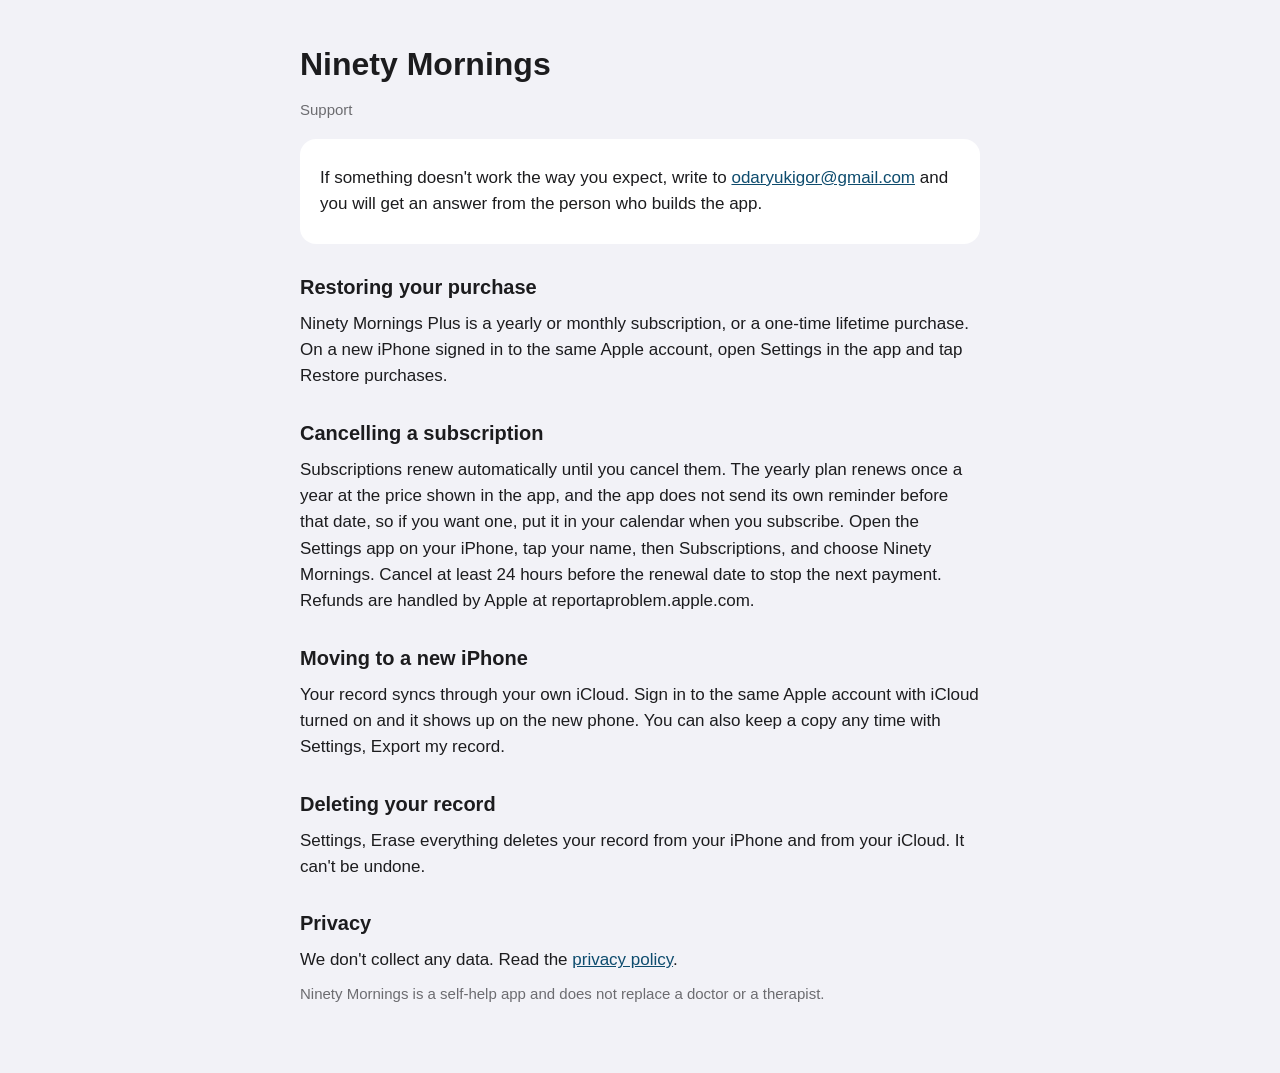
<file: index.html>
<!doctype html><html lang="en"><head><meta charset="utf-8"><meta name="viewport" content="width=device-width,initial-scale=1">
<title>Ninety Mornings Support</title><link rel="stylesheet" href="style.css"></head><body><main>
<h1>Ninety Mornings</h1>
<p class="muted">Support</p>
<div class="card">
<p>If something doesn't work the way you expect, write to <a href="mailto:odaryukigor@gmail.com">odaryukigor@gmail.com</a> and you will get an answer from the person who builds the app.</p>
</div>
<h2>Restoring your purchase</h2>
<p>Ninety Mornings Plus is a yearly or monthly subscription, or a one-time lifetime purchase. On a new iPhone signed in to the same Apple account, open Settings in the app and tap Restore purchases.</p>
<h2>Cancelling a subscription</h2>
<p>Subscriptions renew automatically until you cancel them. The yearly plan renews once a year at the price shown in the app, and the app does not send its own reminder before that date, so if you want one, put it in your calendar when you subscribe. Open the Settings app on your iPhone, tap your name, then Subscriptions, and choose Ninety Mornings. Cancel at least 24 hours before the renewal date to stop the next payment. Refunds are handled by Apple at reportaproblem.apple.com.</p>
<h2>Moving to a new iPhone</h2>
<p>Your record syncs through your own iCloud. Sign in to the same Apple account with iCloud turned on and it shows up on the new phone. You can also keep a copy any time with Settings, Export my record.</p>
<h2>Deleting your record</h2>
<p>Settings, Erase everything deletes your record from your iPhone and from your iCloud. It can't be undone.</p>
<h2>Privacy</h2>
<p>We don't collect any data. Read the <a href="privacy.html">privacy policy</a>.</p>
<p class="muted">Ninety Mornings is a self-help app and does not replace a doctor or a therapist.</p>
</main></body></html>
</file>
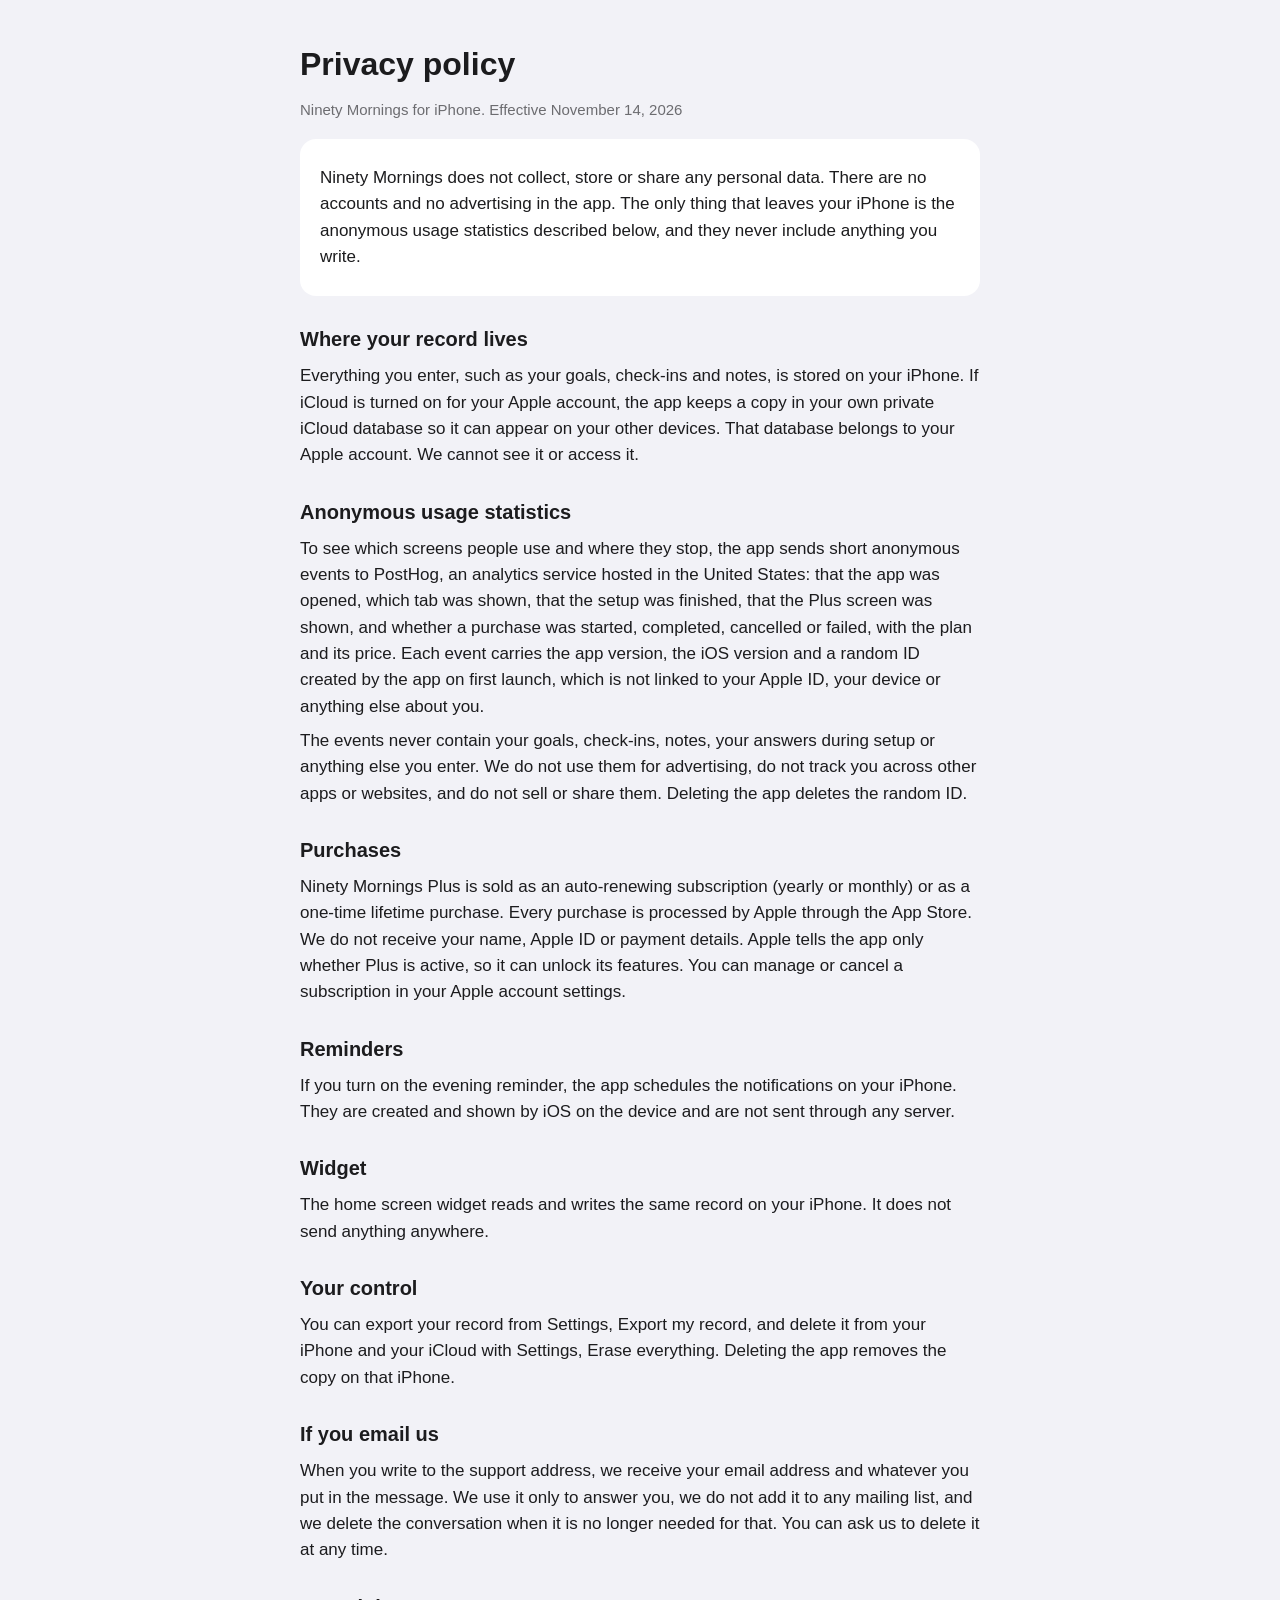
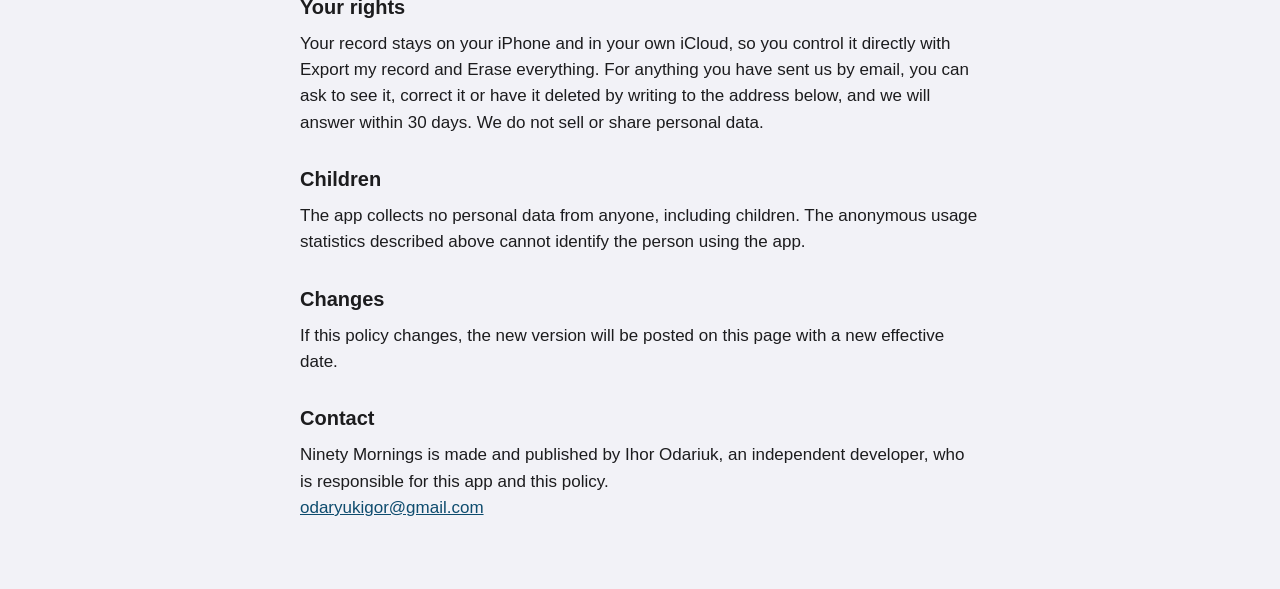
<file: privacy.html>
<!doctype html><html lang="en"><head><meta charset="utf-8"><meta name="viewport" content="width=device-width,initial-scale=1">
<title>Ninety Mornings Privacy Policy</title><link rel="stylesheet" href="style.css"></head><body><main>
<h1>Privacy policy</h1>
<p class="muted">Ninety Mornings for iPhone. Effective November 14, 2026</p>
<div class="card">
<p>Ninety Mornings does not collect, store or share any personal data. There are no accounts and no advertising in the app. The only thing that leaves your iPhone is the anonymous usage statistics described below, and they never include anything you write.</p>
</div>
<h2>Where your record lives</h2>
<p>Everything you enter, such as your goals, check-ins and notes, is stored on your iPhone. If iCloud is turned on for your Apple account, the app keeps a copy in your own private iCloud database so it can appear on your other devices. That database belongs to your Apple account. We cannot see it or access it.</p>
<h2>Anonymous usage statistics</h2>
<p>To see which screens people use and where they stop, the app sends short anonymous events to PostHog, an analytics service hosted in the United States: that the app was opened, which tab was shown, that the setup was finished, that the Plus screen was shown, and whether a purchase was started, completed, cancelled or failed, with the plan and its price. Each event carries the app version, the iOS version and a random ID created by the app on first launch, which is not linked to your Apple ID, your device or anything else about you.</p>
<p>The events never contain your goals, check-ins, notes, your answers during setup or anything else you enter. We do not use them for advertising, do not track you across other apps or websites, and do not sell or share them. Deleting the app deletes the random ID.</p>
<h2>Purchases</h2>
<p>Ninety Mornings Plus is sold as an auto-renewing subscription (yearly or monthly) or as a one-time lifetime purchase. Every purchase is processed by Apple through the App Store. We do not receive your name, Apple ID or payment details. Apple tells the app only whether Plus is active, so it can unlock its features. You can manage or cancel a subscription in your Apple account settings.</p>
<h2>Reminders</h2>
<p>If you turn on the evening reminder, the app schedules the notifications on your iPhone. They are created and shown by iOS on the device and are not sent through any server.</p>
<h2>Widget</h2>
<p>The home screen widget reads and writes the same record on your iPhone. It does not send anything anywhere.</p>
<h2>Your control</h2>
<p>You can export your record from Settings, Export my record, and delete it from your iPhone and your iCloud with Settings, Erase everything. Deleting the app removes the copy on that iPhone.</p>
<h2>If you email us</h2>
<p>When you write to the support address, we receive your email address and whatever you put in the message. We use it only to answer you, we do not add it to any mailing list, and we delete the conversation when it is no longer needed for that. You can ask us to delete it at any time.</p>
<h2>Your rights</h2>
<p>Your record stays on your iPhone and in your own iCloud, so you control it directly with Export my record and Erase everything. For anything you have sent us by email, you can ask to see it, correct it or have it deleted by writing to the address below, and we will answer within 30 days. We do not sell or share personal data.</p>
<h2>Children</h2>
<p>The app collects no personal data from anyone, including children. The anonymous usage statistics described above cannot identify the person using the app.</p>
<h2>Changes</h2>
<p>If this policy changes, the new version will be posted on this page with a new effective date.</p>
<h2>Contact</h2>
<p>Ninety Mornings is made and published by Ihor Odariuk, an independent developer, who is responsible for this app and this policy.<br><a href="mailto:odaryukigor@gmail.com">odaryukigor@gmail.com</a></p>
</main></body></html>
</file>
<file: style.css>
:root{--bg:#F2F2F7;--card:#fff;--fg:#1C1C1E;--muted:#6C6C70;--accent:#0E4C6E}
@media (prefers-color-scheme:dark){:root{--bg:#000;--card:#1C1C1E;--fg:#F2F2F7;--muted:#AEAEB2;--accent:#3AA8A4}}
body{margin:0;background:var(--bg);color:var(--fg);font:17px/1.55 -apple-system,BlinkMacSystemFont,"Helvetica Neue",Arial,sans-serif}
main{max-width:680px;margin:0 auto;padding:40px 18px 60px}
h1{font-size:32px;margin:0 0 6px}h2{font-size:20px;margin:28px 0 8px}
.card{background:var(--card);border-radius:16px;padding:18px 20px;margin-top:18px}
p{margin:8px 0}.muted{color:var(--muted);font-size:15px}a{color:var(--accent)}
</file>
